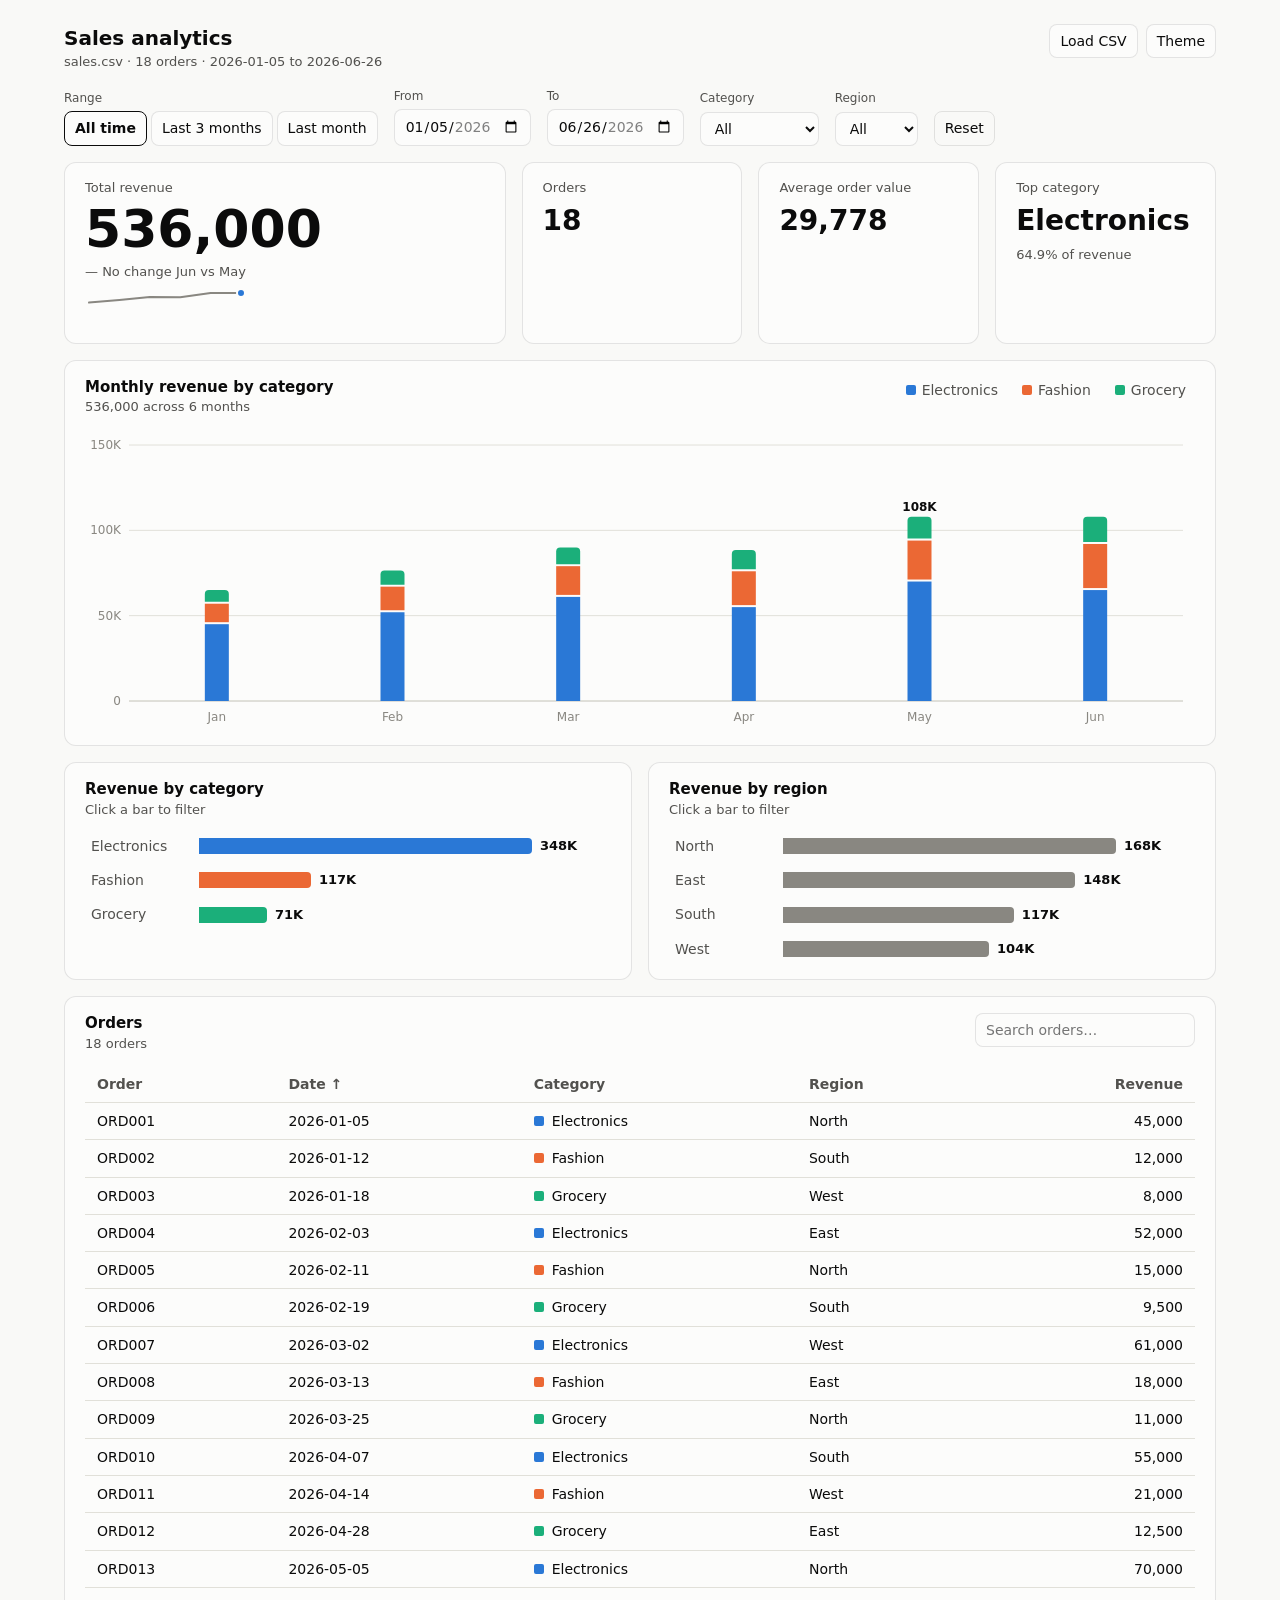
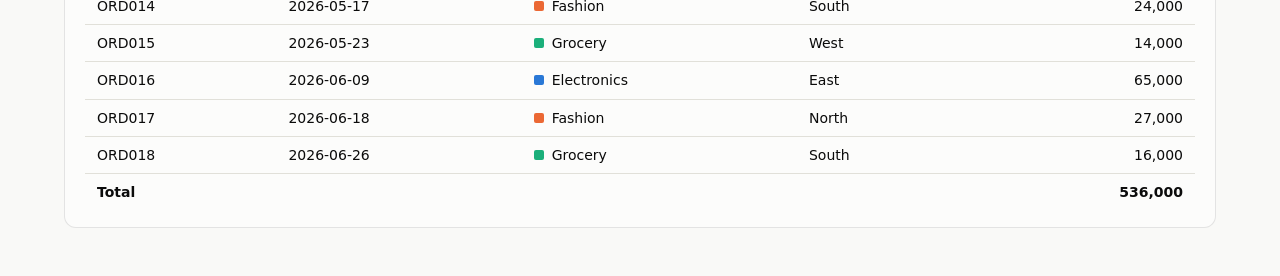
<file: claude-Day1/dashboard-basic/index.html>
<!doctype html>
<html lang="en">
<head>
  <meta charset="utf-8">
  <meta name="viewport" content="width=device-width, initial-scale=1">
  <title>Sales Analytics Dashboard</title>
  <link rel="stylesheet" href="style.css">
</head>
<body>
  <header class="top">
    <div>
      <h1>Sales analytics</h1>
      <p class="source" id="source">Loading data…</p>
    </div>
    <div class="top-actions">
      <label class="btn" for="csvFile">Load CSV
        <input type="file" id="csvFile" accept=".csv,text/csv" hidden>
      </label>
      <button class="btn" id="themeBtn" type="button" aria-label="Toggle dark mode">Theme</button>
    </div>
  </header>

  <main>
    <section class="filters" aria-label="Filters">
      <div class="field">
        <span class="field-label">Range</span>
        <div class="presets" id="presets" role="group" aria-label="Date range presets"></div>
      </div>
      <label class="field">
        <span class="field-label">From</span>
        <input type="date" id="fromDate">
      </label>
      <label class="field">
        <span class="field-label">To</span>
        <input type="date" id="toDate">
      </label>
      <label class="field">
        <span class="field-label">Category</span>
        <select id="categorySel"></select>
      </label>
      <label class="field">
        <span class="field-label">Region</span>
        <select id="regionSel"></select>
      </label>
      <button class="btn ghost" id="resetBtn" type="button">Reset</button>
    </section>

    <section class="kpis" id="kpis" aria-label="Key figures"></section>

    <section class="card">
      <div class="card-head">
        <div>
          <h2>Monthly revenue by category</h2>
          <p class="sub" id="monthlySub"></p>
        </div>
        <div class="legend" id="legend" role="group" aria-label="Category legend (click to filter)"></div>
      </div>
      <div class="chart" id="monthly"></div>
    </section>

    <div class="two">
      <section class="card">
        <div class="card-head"><div>
          <h2>Revenue by category</h2>
          <p class="sub">Click a bar to filter</p>
        </div></div>
        <div id="byCategory" class="bars"></div>
      </section>
      <section class="card">
        <div class="card-head"><div>
          <h2>Revenue by region</h2>
          <p class="sub">Click a bar to filter</p>
        </div></div>
        <div id="byRegion" class="bars"></div>
      </section>
    </div>

    <section class="card">
      <div class="card-head">
        <div>
          <h2>Orders</h2>
          <p class="sub" id="tableSub"></p>
        </div>
        <input type="search" id="search" placeholder="Search orders…" aria-label="Search orders">
      </div>
      <div class="table-wrap">
        <table id="orders">
          <thead><tr id="thead"></tr></thead>
          <tbody id="tbody"></tbody>
          <tfoot><tr id="tfoot"></tr></tfoot>
        </table>
      </div>
    </section>
  </main>

  <div id="tip" class="tip" role="tooltip" hidden></div>
  <script src="app.js"></script>
</body>
</html>
</file>
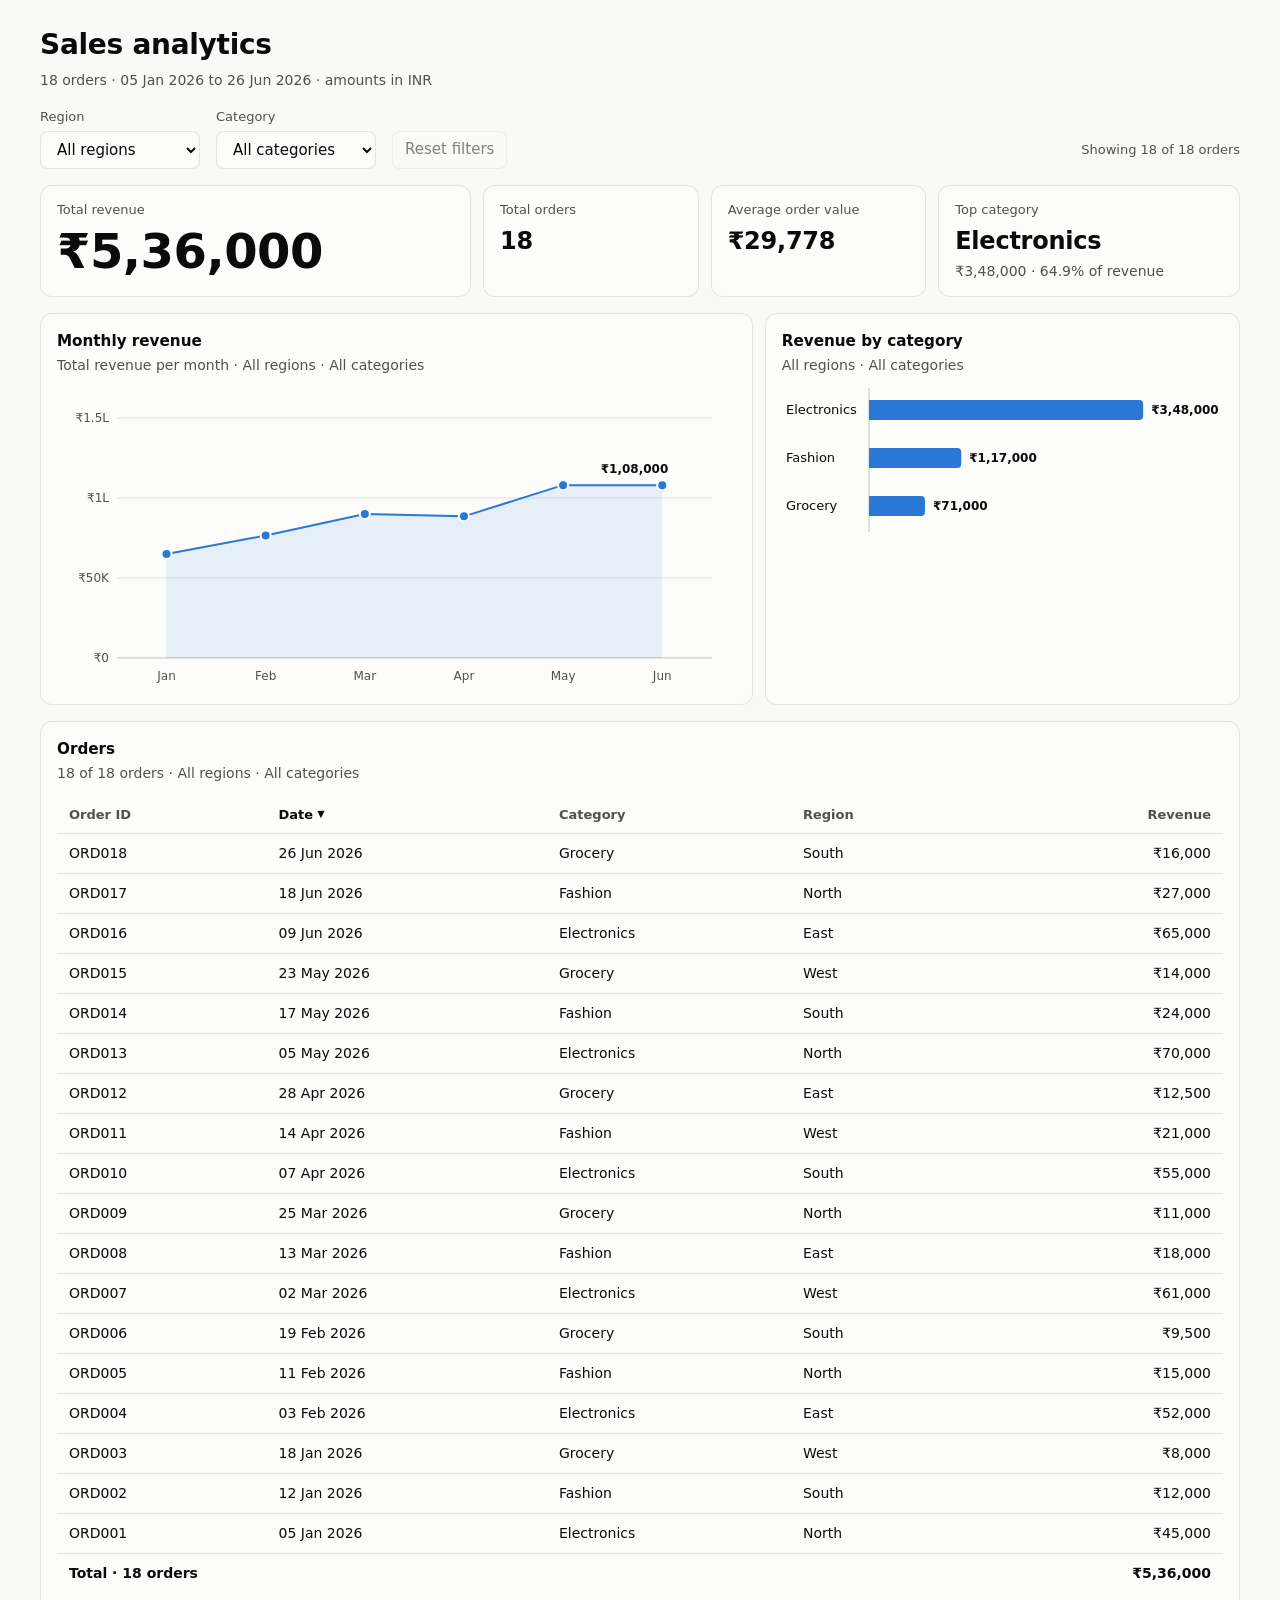
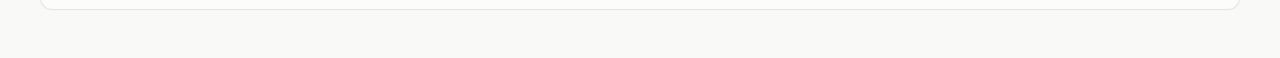
<file: claude-Day1/dashboard-ciio/index.html>
<!DOCTYPE html>
<html lang="en">
<head>
  <meta charset="utf-8">
  <meta name="viewport" content="width=device-width, initial-scale=1">
  <meta name="color-scheme" content="light dark">
  <title>Sales Analytics Dashboard</title>
  <link rel="stylesheet" href="style.css">
</head>
<body>
  <a class="skip-link" href="#orders">Skip to orders table</a>

  <header class="page-header">
    <h1>Sales analytics</h1>
    <p class="subtle" id="data-summary">Loading sales data…</p>
  </header>

  <main>
    <section class="filters" aria-label="Filters">
      <div class="field">
        <label for="region-filter">Region</label>
        <select id="region-filter" disabled>
          <option value="">All regions</option>
        </select>
      </div>
      <div class="field">
        <label for="category-filter">Category</label>
        <select id="category-filter" disabled>
          <option value="">All categories</option>
        </select>
      </div>
      <button type="button" class="btn" id="reset-filters" disabled>Reset filters</button>
      <p class="filter-status" id="filter-status" role="status" aria-live="polite"></p>
    </section>

    <div class="notice" id="notice" role="alert" hidden></div>

    <section class="kpis" aria-label="Key metrics">
      <article class="kpi kpi-hero">
        <h2>Total revenue</h2>
        <p class="kpi-value" id="kpi-revenue">—</p>
      </article>
      <article class="kpi">
        <h2>Total orders</h2>
        <p class="kpi-value" id="kpi-orders">—</p>
      </article>
      <article class="kpi">
        <h2>Average order value</h2>
        <p class="kpi-value" id="kpi-aov">—</p>
      </article>
      <article class="kpi kpi-wide">
        <h2>Top category</h2>
        <p class="kpi-value" id="kpi-top">—</p>
        <p class="kpi-sub subtle" id="kpi-top-sub"></p>
      </article>
    </section>

    <section class="charts" aria-label="Charts">
      <article class="card card-trend">
        <header class="card-head">
          <h2>Monthly revenue</h2>
          <p class="subtle" id="trend-sub"></p>
        </header>
        <div class="chart-wrap">
          <div class="chart" id="trend-chart"></div>
        </div>
      </article>

      <article class="card card-category">
        <header class="card-head">
          <h2>Revenue by category</h2>
          <p class="subtle" id="category-sub"></p>
        </header>
        <div class="chart-wrap">
          <div class="chart" id="category-chart"></div>
        </div>
      </article>
    </section>

    <section class="card" id="orders" aria-labelledby="orders-title">
      <header class="card-head">
        <h2 id="orders-title">Orders</h2>
        <p class="subtle" id="orders-sub"></p>
      </header>
      <div class="table-scroll" tabindex="0" role="region" aria-labelledby="orders-title">
        <table class="orders-table" id="orders-table">
          <thead>
            <tr>
              <th scope="col" data-key="id" aria-sort="none"><button type="button">Order ID</button></th>
              <th scope="col" data-key="date" aria-sort="descending"><button type="button">Date</button></th>
              <th scope="col" data-key="category" aria-sort="none"><button type="button">Category</button></th>
              <th scope="col" data-key="region" aria-sort="none"><button type="button">Region</button></th>
              <th scope="col" data-key="revenue" aria-sort="none" class="num"><button type="button">Revenue</button></th>
            </tr>
          </thead>
          <tbody id="orders-body"></tbody>
          <tfoot id="orders-foot"></tfoot>
        </table>
      </div>
      <div class="empty" id="orders-empty" hidden>
        <p class="empty-title">No orders match these filters</p>
        <p class="subtle">Try a different region or category, or clear the filters.</p>
        <button type="button" class="btn" id="empty-reset">Reset filters</button>
      </div>
      <div class="more" id="orders-more" hidden>
        <button type="button" class="btn" id="show-more">Show more orders</button>
      </div>
    </section>
  </main>

  <script src="script.js" defer></script>
</body>
</html>
</file>
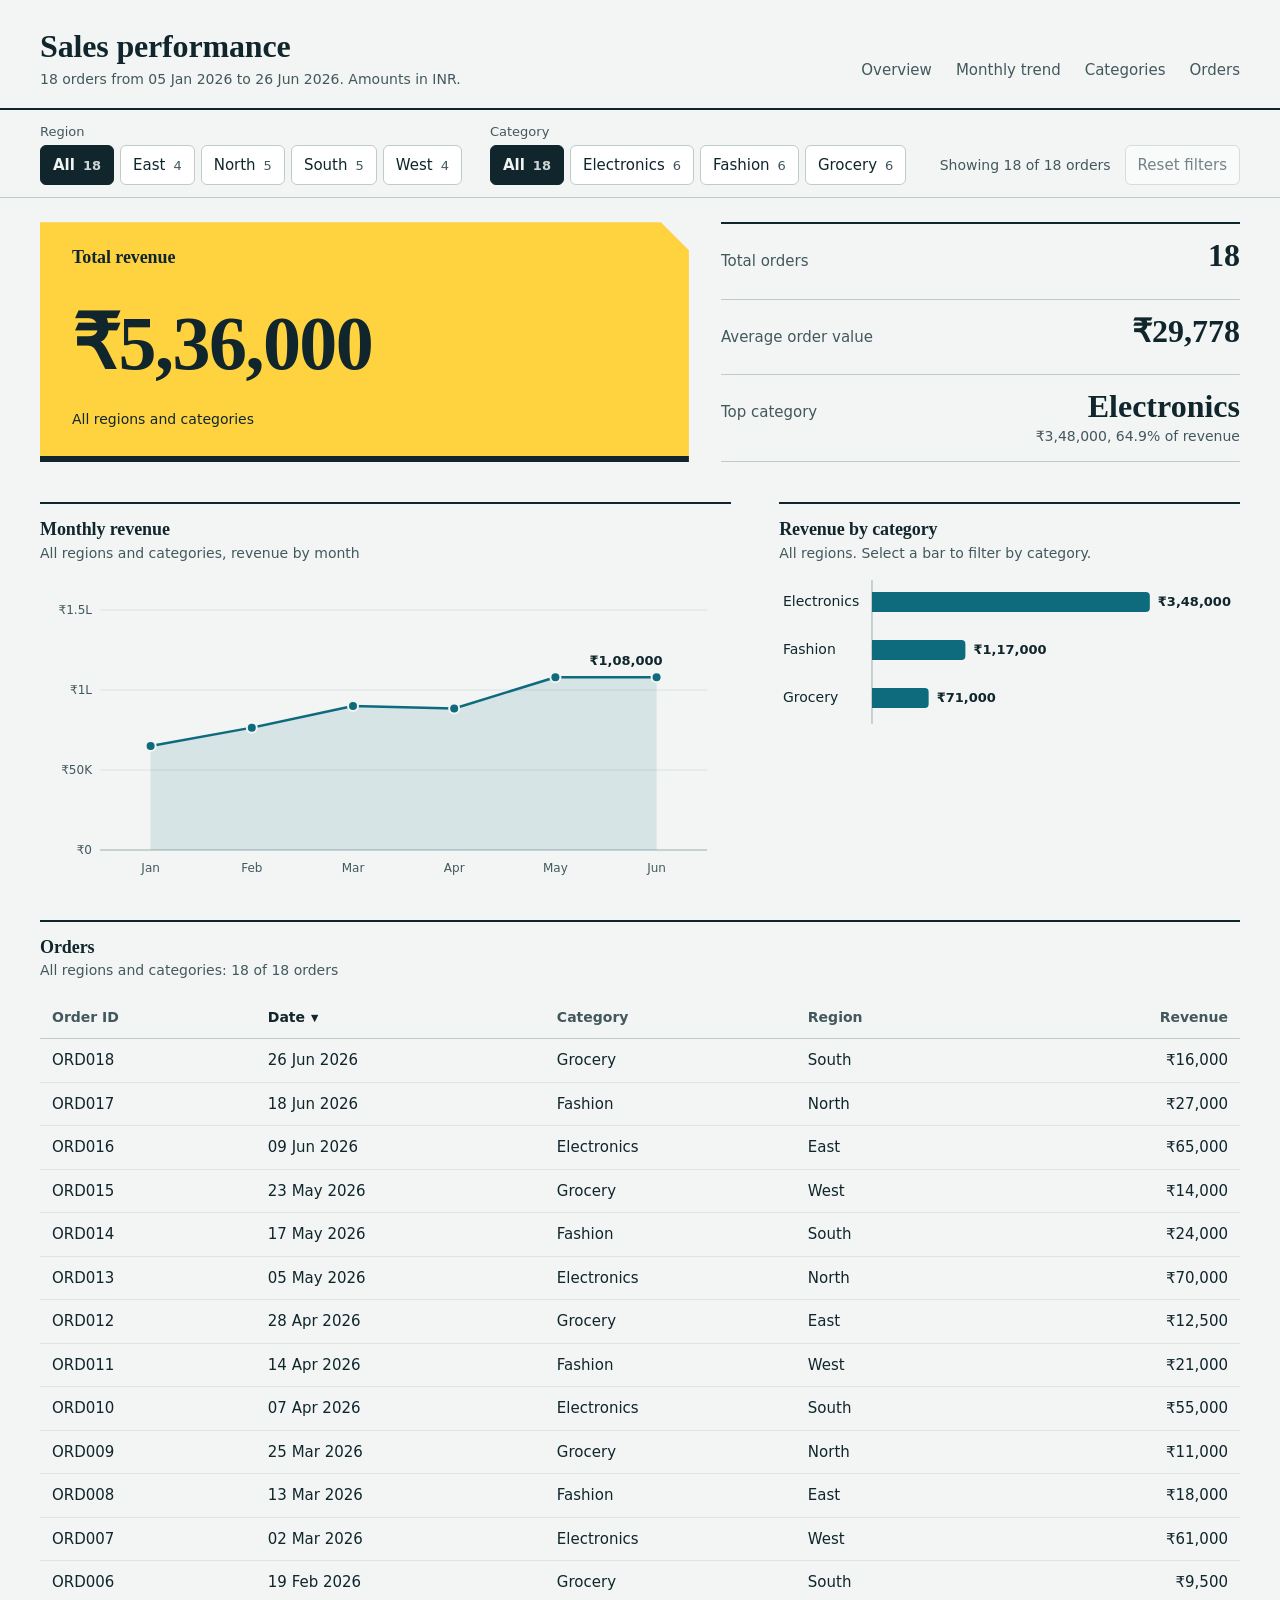
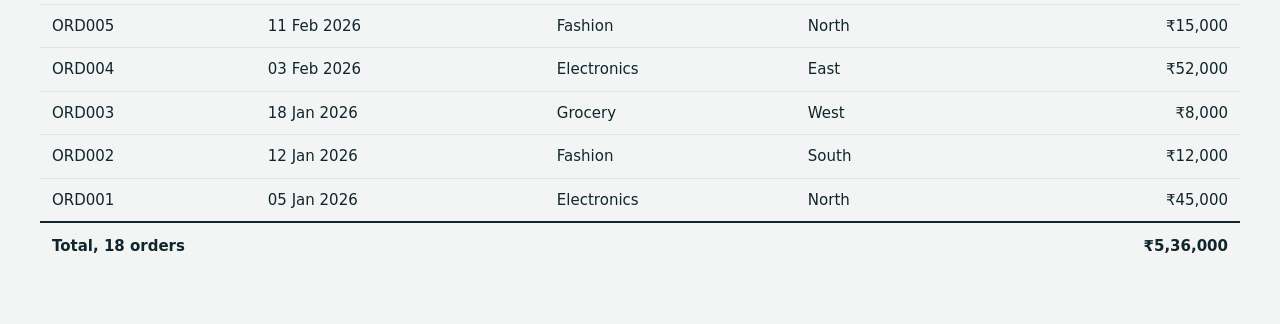
<file: claude-Day1/dashboard-skill/index.html>
<!DOCTYPE html>
<html lang="en">
<head>
  <meta charset="utf-8">
  <meta name="viewport" content="width=device-width, initial-scale=1">
  <meta name="color-scheme" content="light dark">
  <title>Sales performance</title>
  <link rel="stylesheet" href="style.css">
</head>
<body>
  <a class="skip-link" href="#orders">Skip to orders table</a>

  <header class="masthead">
    <div class="masthead-inner">
      <div class="title-block">
        <h1>Sales performance</h1>
        <p class="subtle" id="data-summary">Loading sales data…</p>
      </div>
      <nav class="jump" aria-label="Sections">
        <a href="#overview">Overview</a>
        <a href="#trend">Monthly trend</a>
        <a href="#categories">Categories</a>
        <a href="#orders">Orders</a>
      </nav>
    </div>
  </header>

  <div class="filterbar">
    <section class="filters" aria-label="Filters">
      <fieldset class="field">
        <legend>Region</legend>
        <div class="seg" id="region-filter"></div>
      </fieldset>
      <fieldset class="field">
        <legend>Category</legend>
        <div class="seg" id="category-filter"></div>
      </fieldset>
      <div class="filter-actions">
        <p class="filter-status" id="filter-status" role="status" aria-live="polite"></p>
        <button type="button" class="btn" id="reset-filters" disabled>Reset filters</button>
      </div>
    </section>
  </div>

  <main>
    <div class="notice" id="notice" role="alert" hidden></div>

    <section class="overview" id="overview" aria-label="Key metrics">
      <article class="hero-label">
        <h2>Total revenue</h2>
        <p class="kpi-value" id="kpi-revenue">—</p>
        <p class="kpi-sub" id="kpi-revenue-sub"></p>
      </article>
      <div class="stats">
        <article class="stat">
          <h2>Total orders</h2>
          <p class="kpi-value" id="kpi-orders">—</p>
        </article>
        <article class="stat">
          <h2>Average order value</h2>
          <p class="kpi-value" id="kpi-aov">—</p>
        </article>
        <article class="stat">
          <h2>Top category</h2>
          <p class="kpi-value" id="kpi-top">—</p>
          <p class="kpi-sub" id="kpi-top-sub"></p>
        </article>
      </div>
    </section>

    <div class="charts">
      <section class="panel panel-trend" id="trend" aria-labelledby="trend-title">
        <header class="panel-head">
          <h2 id="trend-title">Monthly revenue</h2>
          <p class="subtle" id="trend-sub"></p>
        </header>
        <div class="chart-wrap">
          <div class="chart" id="trend-chart"></div>
        </div>
      </section>

      <section class="panel panel-category" id="categories" aria-labelledby="category-title">
        <header class="panel-head">
          <h2 id="category-title">Revenue by category</h2>
          <p class="subtle" id="category-sub"></p>
        </header>
        <div class="chart-wrap">
          <div class="chart" id="category-chart"></div>
        </div>
      </section>
    </div>

    <section class="panel" id="orders" aria-labelledby="orders-title">
      <header class="panel-head">
        <h2 id="orders-title">Orders</h2>
        <p class="subtle" id="orders-sub"></p>
      </header>
      <div class="table-scroll" tabindex="0" role="region" aria-labelledby="orders-title">
        <table class="orders-table" id="orders-table">
          <thead>
            <tr>
              <th scope="col" data-key="id" aria-sort="none"><button type="button">Order ID</button></th>
              <th scope="col" data-key="date" aria-sort="descending"><button type="button">Date</button></th>
              <th scope="col" data-key="category" aria-sort="none"><button type="button">Category</button></th>
              <th scope="col" data-key="region" aria-sort="none"><button type="button">Region</button></th>
              <th scope="col" data-key="revenue" aria-sort="none" class="num"><button type="button">Revenue</button></th>
            </tr>
          </thead>
          <tbody id="orders-body"></tbody>
          <tfoot id="orders-foot"></tfoot>
        </table>
      </div>
      <div class="empty" id="orders-empty" hidden>
        <p class="empty-title" id="empty-title">No orders match these filters</p>
        <p class="subtle" id="empty-text">Remove a filter to see orders again.</p>
        <div class="empty-actions" id="empty-actions"></div>
      </div>
      <div class="more" id="orders-more" hidden>
        <button type="button" class="btn" id="show-more">Show more orders</button>
      </div>
    </section>
  </main>

  <script src="script.js" defer></script>
</body>
</html>
</file>
<file: claude-Day1/dashboard-basic/style.css>
:root {
  color-scheme: light;
  --page: #f9f9f7;
  --surface: #fcfcfb;
  --ink: #0b0b0b;
  --ink-2: #52514e;
  --ink-3: #898781;
  --grid: #e1e0d9;
  --axis: #c3c2b7;
  --border: rgba(11, 11, 11, 0.10);
  --wash: rgba(11, 11, 11, 0.045);
  --good: #006300;
  --bad: #b02a2a;
  --neutral-bar: #898781;
  --cat-1: #2a78d6;
  --cat-2: #eb6834;
  --cat-3: #1baf7a;
  --cat-4: #eda100;
  --cat-5: #e87ba4;
  --cat-6: #008300;
  --cat-7: #6250d6;
  --cat-8: #e34948;
  --font: system-ui, -apple-system, "Segoe UI", sans-serif;
}
@media (prefers-color-scheme: dark) {
  :root:where(:not([data-theme="light"])) {
    color-scheme: dark;
    --page: #0d0d0d; --surface: #1a1a19; --ink: #f0efec; --ink-2: #c3c2b7; --ink-3: #898781;
    --grid: #2c2c2a; --axis: #383835; --border: rgba(255, 255, 255, 0.10); --wash: rgba(255, 255, 255, 0.06);
    --good: #0ca30c; --bad: #ec6a6a; --neutral-bar: #898781;
    --cat-1: #3987e5; --cat-2: #d95926; --cat-3: #199e70; --cat-4: #c98500;
    --cat-5: #d55181; --cat-6: #008300; --cat-7: #9085e9; --cat-8: #e66767;
  }
}
:root[data-theme="dark"] {
  color-scheme: dark;
  --page: #0d0d0d; --surface: #1a1a19; --ink: #f0efec; --ink-2: #c3c2b7; --ink-3: #898781;
  --grid: #2c2c2a; --axis: #383835; --border: rgba(255, 255, 255, 0.10); --wash: rgba(255, 255, 255, 0.06);
  --good: #0ca30c; --bad: #ec6a6a; --neutral-bar: #898781;
  --cat-1: #3987e5; --cat-2: #d95926; --cat-3: #199e70; --cat-4: #c98500;
  --cat-5: #d55181; --cat-6: #008300; --cat-7: #9085e9; --cat-8: #e66767;
}

* { box-sizing: border-box; }
body {
  margin: 0; background: var(--page); color: var(--ink);
  font: 14px/1.45 var(--font);
}
h1, h2, p { margin: 0; }
h1 { font-size: 20px; font-weight: 600; }
h2 { font-size: 15px; font-weight: 600; }
.sub, .source { color: var(--ink-2); font-size: 13px; }

.top {
  display: flex; justify-content: space-between; align-items: flex-start; gap: 16px;
  max-width: 1200px; margin: 0 auto; padding: 24px 24px 8px;
}
.top-actions { display: flex; gap: 8px; }
main { max-width: 1200px; margin: 0 auto; padding: 8px 24px 48px; display: grid; gap: 16px; }

.btn, select, input[type="date"], input[type="search"] {
  font: inherit; color: var(--ink); background: var(--surface);
  border: 1px solid var(--border); border-radius: 8px; padding: 6px 10px; min-height: 34px;
}
.btn { cursor: pointer; display: inline-flex; align-items: center; }
.btn:hover { background: var(--wash); }
.btn.ghost { background: transparent; }
:focus-visible { outline: 2px solid var(--cat-1); outline-offset: 2px; }

.filters { display: flex; flex-wrap: wrap; gap: 12px 16px; align-items: flex-end; }
.field { display: flex; flex-direction: column; gap: 4px; }
.field-label { font-size: 12px; color: var(--ink-2); }
.presets { display: flex; gap: 4px; flex-wrap: wrap; }
.presets button {
  font: inherit; color: var(--ink); background: var(--surface); border: 1px solid var(--border);
  border-radius: 8px; padding: 6px 10px; min-height: 34px; cursor: pointer;
}
.presets button:hover { background: var(--wash); }
.presets button[aria-pressed="true"] { border-color: var(--ink); font-weight: 600; }

.card, .tile {
  background: var(--surface); border: 1px solid var(--border); border-radius: 12px; padding: 16px 20px;
}
.card-head { display: flex; justify-content: space-between; gap: 16px; align-items: flex-start; flex-wrap: wrap; margin-bottom: 12px; }
.two { display: grid; grid-template-columns: repeat(auto-fit, minmax(340px, 1fr)); gap: 16px; }

.kpis { display: grid; grid-template-columns: 2fr repeat(3, 1fr); gap: 16px; }
@media (max-width: 900px) { .kpis { grid-template-columns: 1fr 1fr; } .kpis .hero { grid-column: 1 / -1; } }
.tile .label { color: var(--ink-2); font-size: 13px; }
.tile .value { font-size: 28px; font-weight: 600; margin-top: 4px; }
.tile.hero .value { font-size: 52px; line-height: 1.1; }
.tile .delta { font-size: 13px; margin-top: 4px; color: var(--ink-2); }
.delta .up { color: var(--good); font-weight: 600; }
.delta .down { color: var(--bad); font-weight: 600; }
.spark { display: block; margin-top: 8px; }

.legend { display: flex; flex-wrap: wrap; gap: 4px 6px; }
.legend button {
  font: inherit; color: var(--ink-2); background: transparent; border: 1px solid transparent;
  border-radius: 6px; padding: 2px 8px; cursor: pointer; display: inline-flex; align-items: center; gap: 6px;
}
.legend button:hover { background: var(--wash); }
.legend button[aria-pressed="true"] { border-color: var(--ink-3); color: var(--ink); }
.swatch { width: 10px; height: 10px; border-radius: 2px; display: inline-block; }

.chart { width: 100%; position: relative; }
.chart svg { display: block; width: 100%; height: auto; overflow: visible; }
.chart text { font: 12px var(--font); fill: var(--ink-3); }
.chart .band { fill: transparent; cursor: pointer; }
.chart .band:focus { outline: none; }
.empty { color: var(--ink-3); padding: 32px 0; text-align: center; }

.bars { display: grid; gap: 6px; }
.bar-row {
  display: grid; grid-template-columns: 96px 1fr; align-items: center; gap: 12px;
  font: inherit; color: var(--ink-2); background: transparent; border: 0; border-radius: 6px;
  padding: 4px 6px; text-align: left; cursor: pointer; transition: opacity .15s;
}
.bar-row:hover { background: var(--wash); }
.bar-row.dim { opacity: 0.4; }
.bar-row.sel .name { color: var(--ink); font-weight: 600; }
.bar-track { position: relative; height: 20px; }
.bar { position: absolute; left: 0; top: 2px; height: 16px; border-radius: 0 4px 4px 0; min-width: 2px; }
.bar-val { position: absolute; top: 0; line-height: 20px; color: var(--ink); font-weight: 600; font-size: 13px; }

.table-wrap { overflow-x: auto; }
table { width: 100%; border-collapse: collapse; }
th, td { padding: 8px 12px; text-align: left; border-bottom: 1px solid var(--grid); white-space: nowrap; }
th.num, td.num { text-align: right; font-variant-numeric: tabular-nums; }
th button {
  font: inherit; font-weight: 600; color: var(--ink-2); background: none; border: 0; cursor: pointer; padding: 0;
}
th button:hover { color: var(--ink); }
th.num button { margin-left: auto; }
tfoot td { font-weight: 600; border-bottom: 0; }
input[type="search"] { min-width: 220px; }

.tip {
  position: fixed; z-index: 10; pointer-events: none; min-width: 150px; max-width: 280px;
  background: var(--surface); color: var(--ink); border: 1px solid var(--border); border-radius: 8px;
  padding: 8px 10px; box-shadow: 0 4px 16px rgba(0, 0, 0, 0.14); font-size: 13px;
}
.tip .t-title { color: var(--ink-2); margin-bottom: 4px; }
.tip .t-row { display: flex; align-items: center; gap: 8px; margin-top: 2px; }
.tip .t-key { width: 10px; height: 3px; border-radius: 2px; flex: none; }
.tip .t-val { font-weight: 600; margin-left: auto; padding-left: 12px; font-variant-numeric: tabular-nums; }
.tip .t-name { color: var(--ink-2); }
.tip .t-total { border-top: 1px solid var(--grid); margin-top: 6px; padding-top: 4px; }
</file>
<file: claude-Day1/dashboard-ciio/style.css>
/* ---------- Tokens (light default, dark via OS preference) ---------- */
:root {
  color-scheme: light dark;
  --page: #f9f9f7;
  --surface: #fcfcfb;
  --ink: #0b0b0b;
  --ink-2: #52514e;
  --ink-3: #898781;
  --grid: #e1e0d9;
  --axis: #c3c2b7;
  --border: rgba(11, 11, 11, 0.10);
  --wash: rgba(11, 11, 11, 0.05);
  --series: #2a78d6;
  --series-lift: #5598e7;
  --focus: #2a78d6;
  --danger-bg: #fdf0ef;
  --danger-ink: #8c1f1f;
  --font: system-ui, -apple-system, "Segoe UI", Roboto, sans-serif;
}

@media (prefers-color-scheme: dark) {
  :root {
    --page: #0d0d0d;
    --surface: #1a1a19;
    --ink: #f0efec;
    --ink-2: #c3c2b7;
    --ink-3: #898781;
    --grid: #2c2c2a;
    --axis: #383835;
    --border: rgba(255, 255, 255, 0.10);
    --wash: rgba(255, 255, 255, 0.06);
    --series: #3987e5;
    --series-lift: #6da7ec;
    --focus: #6da7ec;
    --danger-bg: #2b1716;
    --danger-ink: #f3b4b0;
  }
}

/* ---------- Base ---------- */
*, *::before, *::after { box-sizing: border-box; }

html { -webkit-text-size-adjust: 100%; }

body {
  margin: 0;
  background: var(--page);
  color: var(--ink);
  font: 15px/1.5 var(--font);
  padding: 0 clamp(12px, 3vw, 32px) 48px;
}

h1, h2, p { margin: 0; }
h1 { font-size: clamp(1.35rem, 3vw, 1.75rem); font-weight: 650; letter-spacing: -0.01em; }
h2 { font-size: 0.95rem; font-weight: 600; }

.subtle { color: var(--ink-2); font-size: 0.875rem; }

.skip-link {
  position: absolute;
  left: -9999px;
  top: 8px;
  background: var(--surface);
  color: var(--ink);
  padding: 8px 12px;
  border-radius: 6px;
  z-index: 10;
}
.skip-link:focus { left: 12px; }

:focus-visible { outline: 2px solid var(--focus); outline-offset: 2px; }

main, .page-header { max-width: 1200px; margin: 0 auto; }
.page-header { padding: 24px 0 16px; }
.page-header .subtle { margin-top: 4px; }

/* ---------- Filters ---------- */
.filters {
  display: flex;
  flex-wrap: wrap;
  align-items: flex-end;
  gap: 12px 16px;
  margin-bottom: 16px;
}
.field { display: flex; flex-direction: column; gap: 4px; min-width: 0; }
.field label { font-size: 0.8125rem; color: var(--ink-2); }

select, .btn {
  font: inherit;
  font-size: 0.9375rem;
  color: var(--ink);
  background: var(--surface);
  border: 1px solid var(--border);
  border-radius: 8px;
  height: 38px;
  padding: 0 12px;
}
select { min-width: 160px; padding-right: 8px; }
.btn { cursor: pointer; }
.btn:hover:not(:disabled), select:hover:not(:disabled) { background: var(--wash); }
.btn:disabled, select:disabled { opacity: 0.5; cursor: not-allowed; }

.filter-status { color: var(--ink-2); font-size: 0.8125rem; padding-bottom: 9px; margin-left: auto; }

/* ---------- Notice ---------- */
.notice {
  background: var(--danger-bg);
  color: var(--danger-ink);
  border: 1px solid var(--border);
  border-radius: 8px;
  padding: 10px 14px;
  margin-bottom: 16px;
  font-size: 0.875rem;
}
.notice code { font-family: ui-monospace, Menlo, Consolas, monospace; }
.notice ul { margin: 4px 0 0; padding-left: 18px; }

/* ---------- KPI tiles ---------- */
.kpis {
  display: grid;
  grid-template-columns: repeat(2, 1fr);
  gap: 12px;
  margin-bottom: 16px;
}
.kpi {
  background: var(--surface);
  border: 1px solid var(--border);
  border-radius: 12px;
  padding: 14px 16px;
  min-width: 0;
}
.kpi h2 { color: var(--ink-2); font-weight: 500; font-size: 0.8125rem; }
.kpi-value {
  font-size: 1.5rem;
  font-weight: 650;
  letter-spacing: -0.01em;
  margin-top: 4px;
  overflow-wrap: anywhere;
}
.kpi-hero .kpi-value { font-size: clamp(2.25rem, 7vw, 3rem); line-height: 1.1; margin-top: 6px; }
.kpi-hero, .kpi-wide { grid-column: span 2; }
.kpi-sub { margin-top: 2px; }

/* ---------- Cards & charts ---------- */
.charts {
  display: grid;
  grid-template-columns: minmax(0, 1fr);
  gap: 12px;
  margin-bottom: 16px;
}
.card {
  background: var(--surface);
  border: 1px solid var(--border);
  border-radius: 12px;
  padding: 16px;
  min-width: 0;
}
.card-head { display: flex; flex-direction: column; gap: 2px; margin-bottom: 12px; }

.chart-wrap { position: relative; }
.chart { min-height: 120px; }
.chart svg { display: block; width: 100%; height: auto; overflow: visible; }
.chart text { font-family: var(--font); }

.chart .gridline { stroke: var(--grid); stroke-width: 1; }
.chart .baseline { stroke: var(--axis); stroke-width: 1; }
.chart .tick-label { fill: var(--ink-2); font-size: 12px; }
.chart .data-label { fill: var(--ink); font-size: 12px; font-weight: 600; }
.chart .cat-label { fill: var(--ink); font-size: 13px; }

.chart .area { fill: var(--series); opacity: 0.10; }
.chart .line { fill: none; stroke: var(--series); stroke-width: 2; stroke-linejoin: round; stroke-linecap: round; }
.chart .dot-ring { fill: var(--surface); }
.chart .dot { fill: var(--series); }
.chart .halo { fill: var(--series); opacity: 0.2; }
.chart .crosshair { stroke: var(--axis); stroke-width: 1; }
.chart .bar { fill: var(--series); transition: fill 80ms; }
.chart .bar-row:hover .bar,
.chart .bar-row:focus .bar { fill: var(--series-lift); }
.chart .bar-row:hover .row-wash,
.chart .bar-row:focus .row-wash { fill: var(--wash); }
.chart .row-wash { fill: transparent; }
.chart .hit { fill: transparent; cursor: default; }
.chart .hit-col:focus, .chart .bar-row:focus { outline: none; }
.chart .hit-col:focus-visible .hit,
.chart .bar-row:focus-visible .row-wash { stroke: var(--focus); stroke-width: 2; }

.tooltip {
  position: absolute;
  z-index: 5;
  pointer-events: none;
  background: var(--surface);
  color: var(--ink);
  border: 1px solid var(--border);
  border-radius: 8px;
  box-shadow: 0 4px 16px rgba(0, 0, 0, 0.14);
  padding: 8px 10px;
  font-size: 0.75rem;
  min-width: 140px;
  white-space: nowrap;
}
.tooltip[hidden] { display: none; }
.tt-title { color: var(--ink-2); margin-bottom: 4px; }
.tt-row { display: flex; align-items: center; gap: 6px; line-height: 1.6; }
.tt-key { width: 12px; height: 3px; border-radius: 2px; background: var(--series); flex: none; }
.tt-key.none { background: transparent; }
.tt-label { color: var(--ink-2); }
.tt-value { margin-left: auto; padding-left: 12px; font-weight: 650; font-size: 0.8125rem; font-variant-numeric: tabular-nums; }

/* ---------- Empty states ---------- */
.empty { text-align: center; padding: 28px 12px; }
.empty-title { font-weight: 600; margin-bottom: 4px; }
.empty .btn { margin-top: 12px; }
.chart .empty { padding: 36px 12px; border: 1px dashed var(--axis); border-radius: 8px; }
.chart .empty .empty-title { font-size: 0.9375rem; }

/* ---------- Orders table ---------- */
.table-scroll { overflow-x: auto; border-radius: 8px; }
.orders-table { width: 100%; border-collapse: collapse; font-size: 0.875rem; }
.orders-table th, .orders-table td {
  text-align: left;
  padding: 9px 12px;
  border-bottom: 1px solid var(--grid);
  white-space: nowrap;
}
.orders-table th { padding: 0; font-weight: 600; color: var(--ink-2); font-size: 0.8125rem; }
.orders-table th button {
  all: unset;
  box-sizing: border-box;
  display: flex;
  align-items: center;
  gap: 4px;
  width: 100%;
  padding: 9px 12px;
  cursor: pointer;
}
.orders-table th.num button { justify-content: flex-end; }
.orders-table th button:hover { background: var(--wash); color: var(--ink); }
.orders-table th button:focus-visible { outline: 2px solid var(--focus); outline-offset: -2px; }
.orders-table th[aria-sort="ascending"] button::after { content: "▲"; font-size: 0.6rem; }
.orders-table th[aria-sort="descending"] button::after { content: "▼"; font-size: 0.6rem; }
.orders-table th[aria-sort="ascending"],
.orders-table th[aria-sort="descending"] { color: var(--ink); }
.orders-table .num { text-align: right; font-variant-numeric: tabular-nums; }
.orders-table tbody tr:hover { background: var(--wash); }
.orders-table tfoot td { font-weight: 650; border-bottom: 0; border-top: 1px solid var(--axis); }
.more { text-align: center; margin-top: 12px; }

/* ---------- Responsive ---------- */
@media (min-width: 720px) {
  .kpis { grid-template-columns: repeat(4, 1fr); }
  .kpi-hero { grid-column: span 4; }
  .kpi-wide { grid-column: span 1; }
}
@media (min-width: 1000px) {
  .kpis { grid-template-columns: 2fr 1fr 1fr 1.4fr; }
  .kpi-hero { grid-column: span 1; }
  .charts { grid-template-columns: minmax(0, 3fr) minmax(0, 2fr); }
}
@media (max-width: 520px) {
  .field { flex: 1 1 140px; }
  select { width: 100%; min-width: 0; }
  .filter-status { margin-left: 0; width: 100%; padding-bottom: 0; }
  .card { padding: 12px; }
  .orders-table { font-size: 0.8125rem; }
  .orders-table th button, .orders-table td { padding: 8px 5px; }
  .orders-table td { white-space: normal; }
  .orders-table td.num, .orders-table tfoot td { white-space: nowrap; }
  .orders-table td:first-child { white-space: nowrap; }
}

@media (max-width: 360px) {
  .orders-table { font-size: 0.75rem; }
  .orders-table th button, .orders-table td { padding: 8px 3px; }
  .orders-table th { font-size: 0.75rem; }
}

@media (forced-colors: active) {
  .chart .line { stroke: CanvasText; }
  .chart .bar, .chart .dot { fill: CanvasText; }
  .chart .area { display: none; }
}

@media (prefers-reduced-motion: reduce) {
  * { transition: none !important; }
}
</file>
<file: claude-Day1/dashboard-skill/style.css>
/* ---------- Tokens (light default, dark via OS preference) ---------- */
:root {
  color-scheme: light dark;
  --page: #f2f5f4;
  --surface: #ffffff;
  --ink: #10262c;
  --ink-2: #43585d;
  --ink-3: #5a6e73;
  --on-ink: #f2f5f4;
  --rule: #bfcbca;
  --grid: #dce4e2;
  --axis: #9db0ae;
  --wash: rgba(16, 38, 44, 0.06);
  --series: #0e6b7e;
  --series-lift: #1a8ca3;
  --series-dim: #5a95a4;
  --label: #ffd23f;
  --label-ink: #10262c;
  --focus: #0a4f5e;
  --danger-bg: #fdf0ef;
  --danger-ink: #8c1f1f;
  --sans: "Segoe UI Variable Text", "Segoe UI", system-ui, -apple-system, "Helvetica Neue", Arial, sans-serif;
  --serif: Charter, "Bitstream Charter", "Sitka Text", Cambria, "Noto Serif", Georgia, serif;
  --bar-offset: 16px;
}

@media (prefers-color-scheme: dark) {
  :root {
    --page: #0e1517;
    --surface: #162023;
    --ink: #e8efee;
    --ink-2: #a9b9b7;
    --ink-3: #8a9c9a;
    --on-ink: #0e1517;
    --rule: #2f3f42;
    --grid: #233033;
    --axis: #3f5256;
    --wash: rgba(232, 239, 238, 0.07);
    --series: #4fb3c6;
    --series-lift: #7cc7d6;
    --series-dim: #357383;
    --focus: #ffd23f;
    --danger-bg: #2b1716;
    --danger-ink: #f3b4b0;
  }
}

/* ---------- Base ---------- */
*, *::before, *::after { box-sizing: border-box; }

html { -webkit-text-size-adjust: 100%; scroll-behavior: smooth; }

body {
  margin: 0;
  background: var(--page);
  color: var(--ink);
  font: 15px/1.5 var(--sans);
  padding: 0 clamp(14px, 3.5vw, 40px) 56px;
}

h1, h2, p, fieldset, legend { margin: 0; padding: 0; }
h1, h2 { font-family: var(--serif); font-weight: 700; letter-spacing: -0.005em; }
h1 { font-size: clamp(1.5rem, 3.2vw, 2rem); line-height: 1.15; }
h2 { font-size: 1.125rem; line-height: 1.25; }

.subtle { color: var(--ink-2); font-size: 0.875rem; }

.skip-link {
  position: absolute;
  left: -9999px;
  top: 8px;
  background: var(--ink);
  color: var(--on-ink);
  padding: 8px 12px;
  border-radius: 6px;
  z-index: 20;
}
.skip-link:focus { left: 12px; }

:focus-visible { outline: 3px solid var(--focus); outline-offset: 2px; }

.masthead-inner, .filters, main { max-width: 1240px; margin: 0 auto; }

/* ---------- Masthead & section navigation ---------- */
.masthead-inner {
  display: flex;
  flex-wrap: wrap;
  align-items: flex-end;
  justify-content: space-between;
  gap: 12px 32px;
  padding: 28px 0 18px;
}
.title-block { display: flex; flex-direction: column; gap: 4px; min-width: 0; }

.jump { display: flex; gap: 4px; margin: 0 -10px; overflow-x: auto; max-width: 100%; }
.jump a {
  color: var(--ink-2);
  text-decoration: none;
  font-size: 0.9375rem;
  padding: 8px 10px;
  border-radius: 6px;
  white-space: nowrap;
}
.jump a:hover { color: var(--ink); background: var(--wash); }

/* ---------- Filter bar ---------- */
.filterbar {
  background: var(--page);
  border-top: 2px solid var(--ink);
  border-bottom: 1px solid var(--rule);
  margin: 0 calc(clamp(14px, 3.5vw, 40px) * -1);
  padding: 0 clamp(14px, 3.5vw, 40px);
  z-index: 10;
}
.filters {
  display: flex;
  flex-wrap: wrap;
  align-items: flex-end;
  gap: 10px 28px;
  padding: 12px 0;
}
.field { border: 0; min-width: 0; display: flex; flex-direction: column; gap: 4px; }
.field legend { font-size: 0.8125rem; color: var(--ink-2); padding: 0; margin-bottom: 4px; float: none; }

.seg { display: flex; flex-wrap: wrap; gap: 6px; }
.seg button, .btn {
  font: inherit;
  font-size: 0.9375rem;
  color: var(--ink);
  background: var(--surface);
  border: 1px solid var(--rule);
  border-radius: 6px;
  min-height: 40px;
  padding: 0 12px;
  cursor: pointer;
}
.seg button { display: inline-flex; align-items: baseline; gap: 8px; align-items: center; }
.seg-count { font-size: 0.8125rem; color: var(--ink-2); font-variant-numeric: tabular-nums; }
.seg button:hover:not(:disabled):not([aria-pressed="true"]),
.btn:hover:not(:disabled) { background: var(--wash); border-color: var(--axis); }
.seg button[aria-pressed="true"] {
  background: var(--ink);
  border-color: var(--ink);
  color: var(--on-ink);
  font-weight: 600;
}
.seg button[aria-pressed="true"] .seg-count { color: var(--on-ink); opacity: 0.85; }
.seg button:disabled { cursor: not-allowed; color: var(--ink-3); background: transparent; border-style: dashed; }
.seg button:disabled .seg-count { color: var(--ink-3); }
.btn:disabled { opacity: 0.55; cursor: not-allowed; }

.filter-actions {
  display: flex;
  align-items: center;
  gap: 14px;
  margin-left: auto;
  min-height: 40px;
}
.filter-status { color: var(--ink-2); font-size: 0.875rem; }

/* ---------- Notice ---------- */
main { padding-top: 24px; }
.notice {
  background: var(--danger-bg);
  color: var(--danger-ink);
  border: 1px solid var(--danger-ink);
  border-radius: 6px;
  padding: 10px 14px;
  margin-bottom: 20px;
  font-size: 0.875rem;
}
.notice code { font-family: ui-monospace, Menlo, Consolas, monospace; }
.notice ul { margin: 4px 0 0; padding-left: 18px; }

/* ---------- Overview: shelf label + ledger ---------- */
.overview {
  display: grid;
  grid-template-columns: minmax(0, 1fr);
  gap: 20px;
  margin-bottom: 40px;
}

.hero-label {
  background: var(--label);
  color: var(--label-ink);
  padding: 20px 24px 22px;
  display: flex;
  flex-direction: column;
  justify-content: space-between;
  gap: 18px;
  min-height: 180px;
  border-bottom: 6px solid var(--label-ink);
  clip-path: polygon(0 0, calc(100% - 28px) 0, 100% 28px, 100% 100%, 0 100%);
}
.hero-label h2 { font-size: 1.125rem; }
.hero-label .kpi-value {
  font-family: var(--serif);
  font-weight: 700;
  font-size: clamp(2.75rem, 9vw, 4.75rem);
  line-height: 1;
  letter-spacing: -0.02em;
  font-variant-numeric: lining-nums tabular-nums;
  overflow-wrap: anywhere;
}
.hero-label .kpi-sub { font-size: 0.875rem; margin-top: -8px; }

.stats { display: flex; flex-direction: column; border-top: 2px solid var(--ink); }
.stat {
  display: grid;
  grid-template-columns: minmax(0, 1fr) auto;
  align-items: baseline;
  column-gap: 16px;
  padding: 14px 0;
  border-bottom: 1px solid var(--rule);
  flex: 1;
}
.stat h2 { font-family: var(--sans); font-weight: 500; font-size: 0.9375rem; color: var(--ink-2); letter-spacing: 0; }
.stat .kpi-value {
  font-family: var(--serif);
  font-weight: 700;
  font-size: clamp(1.5rem, 4vw, 2rem);
  line-height: 1.1;
  text-align: right;
  font-variant-numeric: lining-nums tabular-nums;
  overflow-wrap: anywhere;
}
.stat .kpi-sub { grid-column: 1 / -1; text-align: right; color: var(--ink-2); font-size: 0.875rem; margin-top: 2px; }

/* ---------- Panels & charts ---------- */
.charts {
  display: grid;
  grid-template-columns: minmax(0, 1fr);
  gap: 40px;
  margin-bottom: 40px;
}
.panel { border-top: 2px solid var(--ink); padding-top: 14px; min-width: 0; scroll-margin-top: var(--bar-offset); }
.overview, #overview { scroll-margin-top: var(--bar-offset); }
.panel-head { display: flex; flex-direction: column; gap: 2px; margin-bottom: 16px; }

.chart-wrap { position: relative; }
.chart { min-height: 120px; }
.chart svg { display: block; width: 100%; height: auto; overflow: visible; }
.chart text { font-family: var(--sans); }

.chart .gridline { stroke: var(--grid); stroke-width: 1; }
.chart .baseline { stroke: var(--axis); stroke-width: 1; }
.chart .tick-label { fill: var(--ink-2); font-size: 12px; }
.chart .data-label { fill: var(--ink); font-size: 13px; font-weight: 650; font-variant-numeric: tabular-nums; }
.chart .cat-label { fill: var(--ink); font-size: 14px; }

.chart .area { fill: var(--series); opacity: 0.12; }
.chart .line { fill: none; stroke: var(--series); stroke-width: 2.5; stroke-linejoin: round; stroke-linecap: round; }
.chart .dot-ring { fill: var(--page); }
.chart .dot { fill: var(--series); }
.chart .halo { fill: var(--series); opacity: 0.2; }
.chart .crosshair { stroke: var(--axis); stroke-width: 1; }

.chart .bar { fill: var(--series); transition: fill 80ms; }
.chart .bar-row { cursor: pointer; }
.chart .bar-row.is-empty { cursor: default; }
.chart .bar-row.is-dim .bar { fill: var(--series-dim); }
.chart .bar-row.is-selected .bar { fill: var(--ink); }
.chart .bar-row.is-dim .cat-label, .chart .bar-row.is-dim .data-label { fill: var(--ink-2); font-weight: 400; }
.chart .bar-row:hover:not(.is-selected) .bar,
.chart .bar-row:focus:not(.is-selected) .bar { fill: var(--series-lift); }
.chart .row-wash { fill: transparent; }
.chart .bar-row:hover .row-wash,
.chart .bar-row:focus .row-wash { fill: var(--wash); }
.chart .hit { fill: transparent; cursor: default; }
.chart .hit-col:focus, .chart .bar-row:focus { outline: none; }
.chart .hit-col:focus-visible .hit,
.chart .bar-row:focus-visible .row-wash { stroke: var(--focus); stroke-width: 3; }

.chart svg.intro .line {
  stroke-dasharray: 1;
  stroke-dashoffset: 1;
  animation: draw-line 900ms 150ms cubic-bezier(0.3, 0.1, 0.2, 1) forwards;
}
.chart svg.intro .area, .chart svg.intro .dot, .chart svg.intro .dot-ring, .chart svg.intro .data-label {
  animation: fade-in 400ms 900ms backwards;
}
@keyframes draw-line { to { stroke-dashoffset: 0; } }
@keyframes fade-in { from { opacity: 0; } }

.tooltip {
  position: absolute;
  z-index: 5;
  pointer-events: none;
  background: var(--surface);
  color: var(--ink);
  border: 1px solid var(--axis);
  border-radius: 6px;
  box-shadow: 0 2px 10px rgba(0, 0, 0, 0.16);
  padding: 8px 10px;
  font-size: 0.75rem;
  min-width: 150px;
  white-space: nowrap;
}
.tooltip[hidden] { display: none; }
.tt-title { color: var(--ink-2); margin-bottom: 4px; }
.tt-row { display: flex; align-items: center; gap: 6px; line-height: 1.6; }
.tt-key { width: 12px; height: 3px; border-radius: 2px; background: var(--series); flex: none; }
.tt-key.none { background: transparent; }
.tt-label { color: var(--ink-2); }
.tt-value { margin-left: auto; padding-left: 12px; font-weight: 650; font-size: 0.8125rem; font-variant-numeric: tabular-nums; }

/* ---------- Empty states ---------- */
.empty { padding: 28px 0 8px; max-width: 46ch; }
.empty-title { font-family: var(--serif); font-weight: 700; font-size: 1.125rem; margin-bottom: 4px; }
.empty-actions { display: flex; flex-wrap: wrap; gap: 8px; margin-top: 14px; }
.chart .empty { padding: 28px 16px; border: 1px dashed var(--axis); border-radius: 6px; max-width: none; }
.chart .empty .empty-title { font-size: 1rem; }

/* ---------- Orders table ---------- */
.table-scroll { overflow-x: auto; }
.orders-table { width: 100%; border-collapse: collapse; font-size: 0.9375rem; }
.orders-table th, .orders-table td {
  text-align: left;
  padding: 10px 12px;
  border-bottom: 1px solid var(--grid);
  white-space: nowrap;
}
.orders-table th { padding: 0; font-weight: 600; color: var(--ink-2); font-size: 0.875rem; border-bottom: 1px solid var(--rule); }
.orders-table th button {
  all: unset;
  box-sizing: border-box;
  display: flex;
  align-items: center;
  gap: 6px;
  width: 100%;
  padding: 10px 12px;
  cursor: pointer;
}
.orders-table th.num button { justify-content: flex-end; }
.orders-table th button:hover { background: var(--wash); color: var(--ink); }
.orders-table th button:focus-visible { outline: 3px solid var(--focus); outline-offset: -3px; }
.orders-table th[aria-sort="ascending"] button::after { content: "▲"; font-size: 0.6rem; }
.orders-table th[aria-sort="descending"] button::after { content: "▼"; font-size: 0.6rem; }
.orders-table th[aria-sort="ascending"],
.orders-table th[aria-sort="descending"] { color: var(--ink); }
.orders-table .num { text-align: right; font-variant-numeric: tabular-nums; }
.orders-table tbody tr:hover { background: var(--wash); }
.orders-table tfoot td { font-weight: 700; border-bottom: 0; border-top: 2px solid var(--ink); padding-top: 12px; }
.more { margin-top: 16px; }

/* ---------- Responsive ---------- */
@media (min-width: 720px) {
  .overview { grid-template-columns: minmax(0, 1.25fr) minmax(0, 1fr); gap: 32px; align-items: stretch; }
  .hero-label { min-height: 240px; padding: 24px 32px 26px; }
}
@media (min-width: 1000px) {
  .charts { grid-template-columns: minmax(0, 3fr) minmax(0, 2fr); gap: 48px; }
}
@media (min-width: 1000px) and (min-height: 720px) {
  :root { --bar-offset: 112px; }
  .filterbar { position: sticky; top: 0; }
}
@media (max-width: 640px) {
  .masthead-inner { padding-top: 20px; }
  .jump { width: 100%; justify-content: space-between; margin: 0 -8px; width: calc(100% + 16px); }
  .jump a { padding: 8px; font-size: 0.875rem; }
  .filter-actions { margin-left: 0; width: 100%; justify-content: space-between; }
  .field { width: 100%; }
  .seg button { flex: 1 1 auto; justify-content: center; }
  .orders-table { font-size: 0.8125rem; }
  .orders-table th button, .orders-table td { padding: 9px 6px; }
  .orders-table td { white-space: normal; }
  .orders-table td.num, .orders-table tfoot td { white-space: nowrap; }
  .orders-table td:first-child { white-space: nowrap; }
}
@media (max-width: 360px) {
  .orders-table { font-size: 0.75rem; }
  .orders-table th button, .orders-table td { padding: 8px 3px; }
  .orders-table th { font-size: 0.75rem; }
}

@media (forced-colors: active) {
  .chart .line { stroke: CanvasText; }
  .chart .bar, .chart .dot { fill: CanvasText; }
  .chart .area { display: none; }
  .seg button[aria-pressed="true"] { outline: 2px solid Highlight; }
  .hero-label { border: 2px solid CanvasText; clip-path: none; }
}

@media (prefers-reduced-motion: reduce) {
  html { scroll-behavior: auto; }
  * { transition: none !important; }
  .chart svg.intro .line, .chart svg.intro .area, .chart svg.intro .dot,
  .chart svg.intro .dot-ring, .chart svg.intro .data-label { animation: none !important; stroke-dasharray: none; stroke-dashoffset: 0; }
}
</file>
